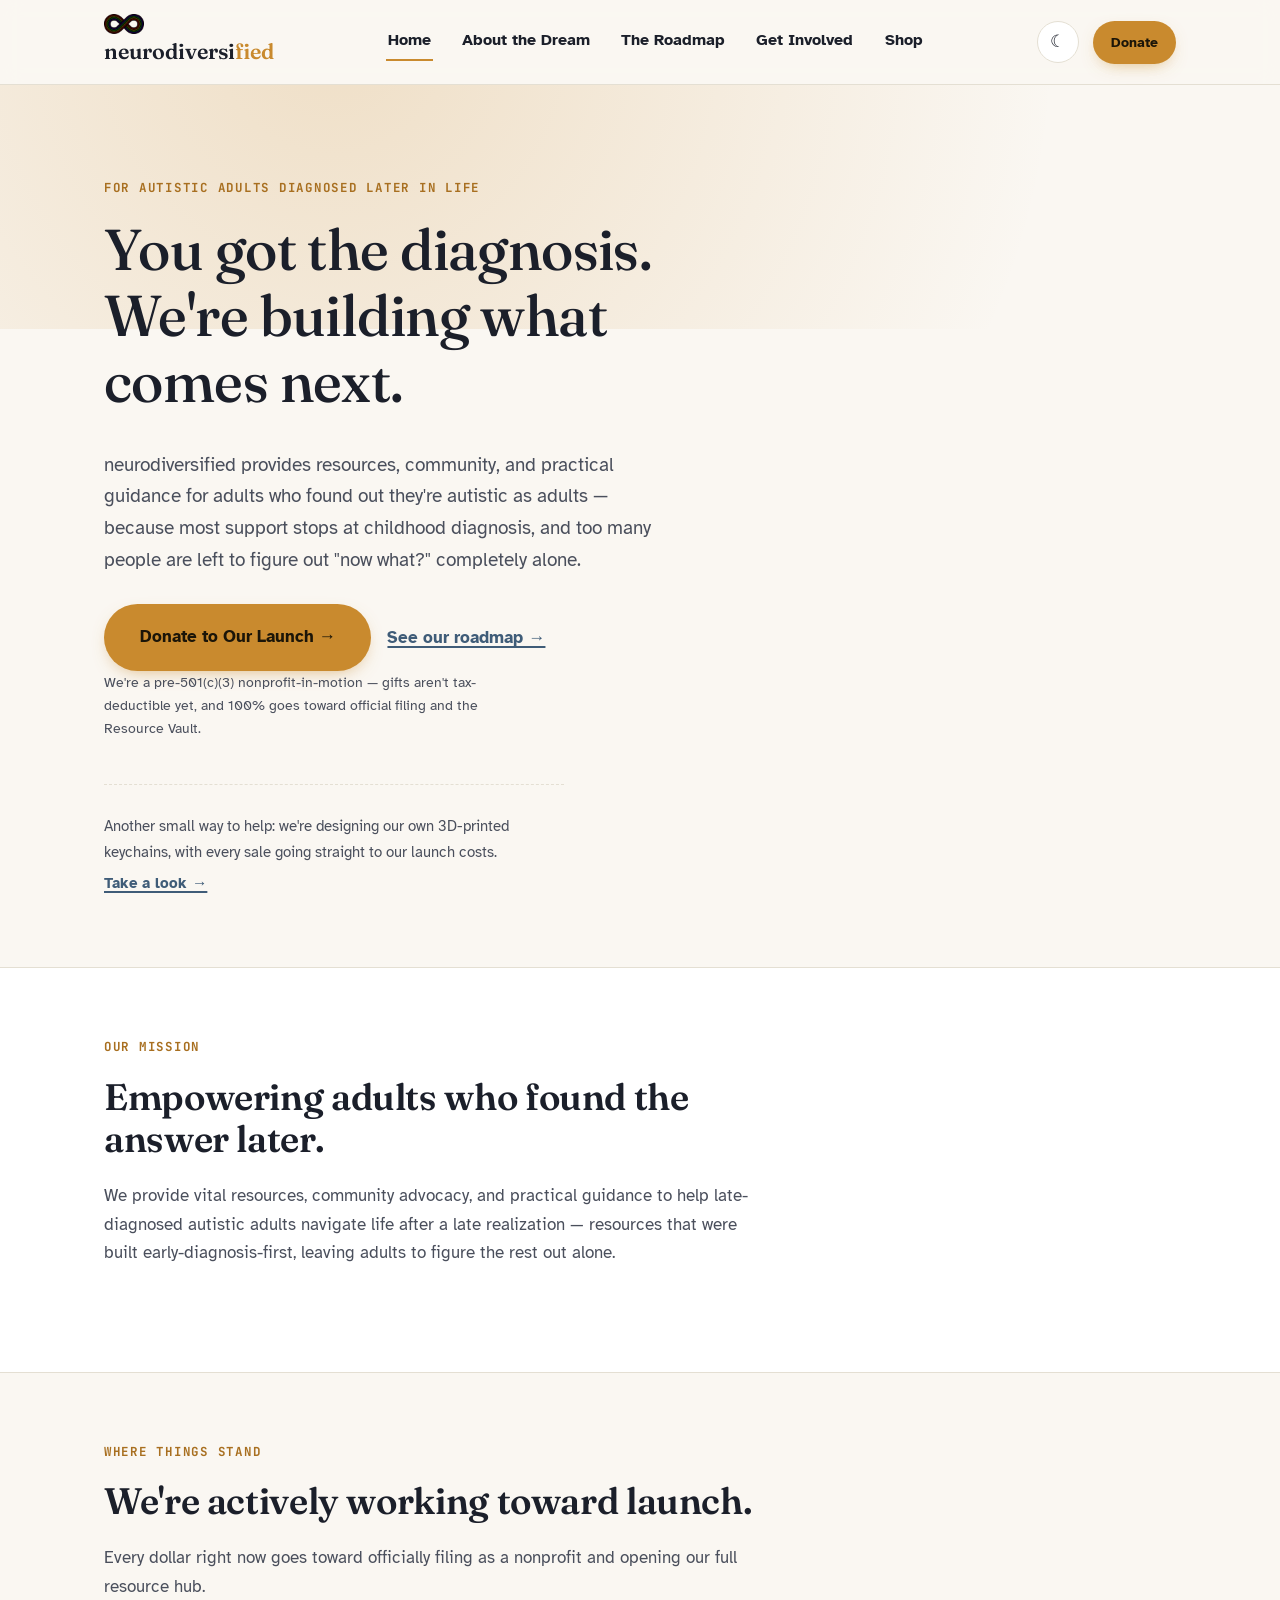
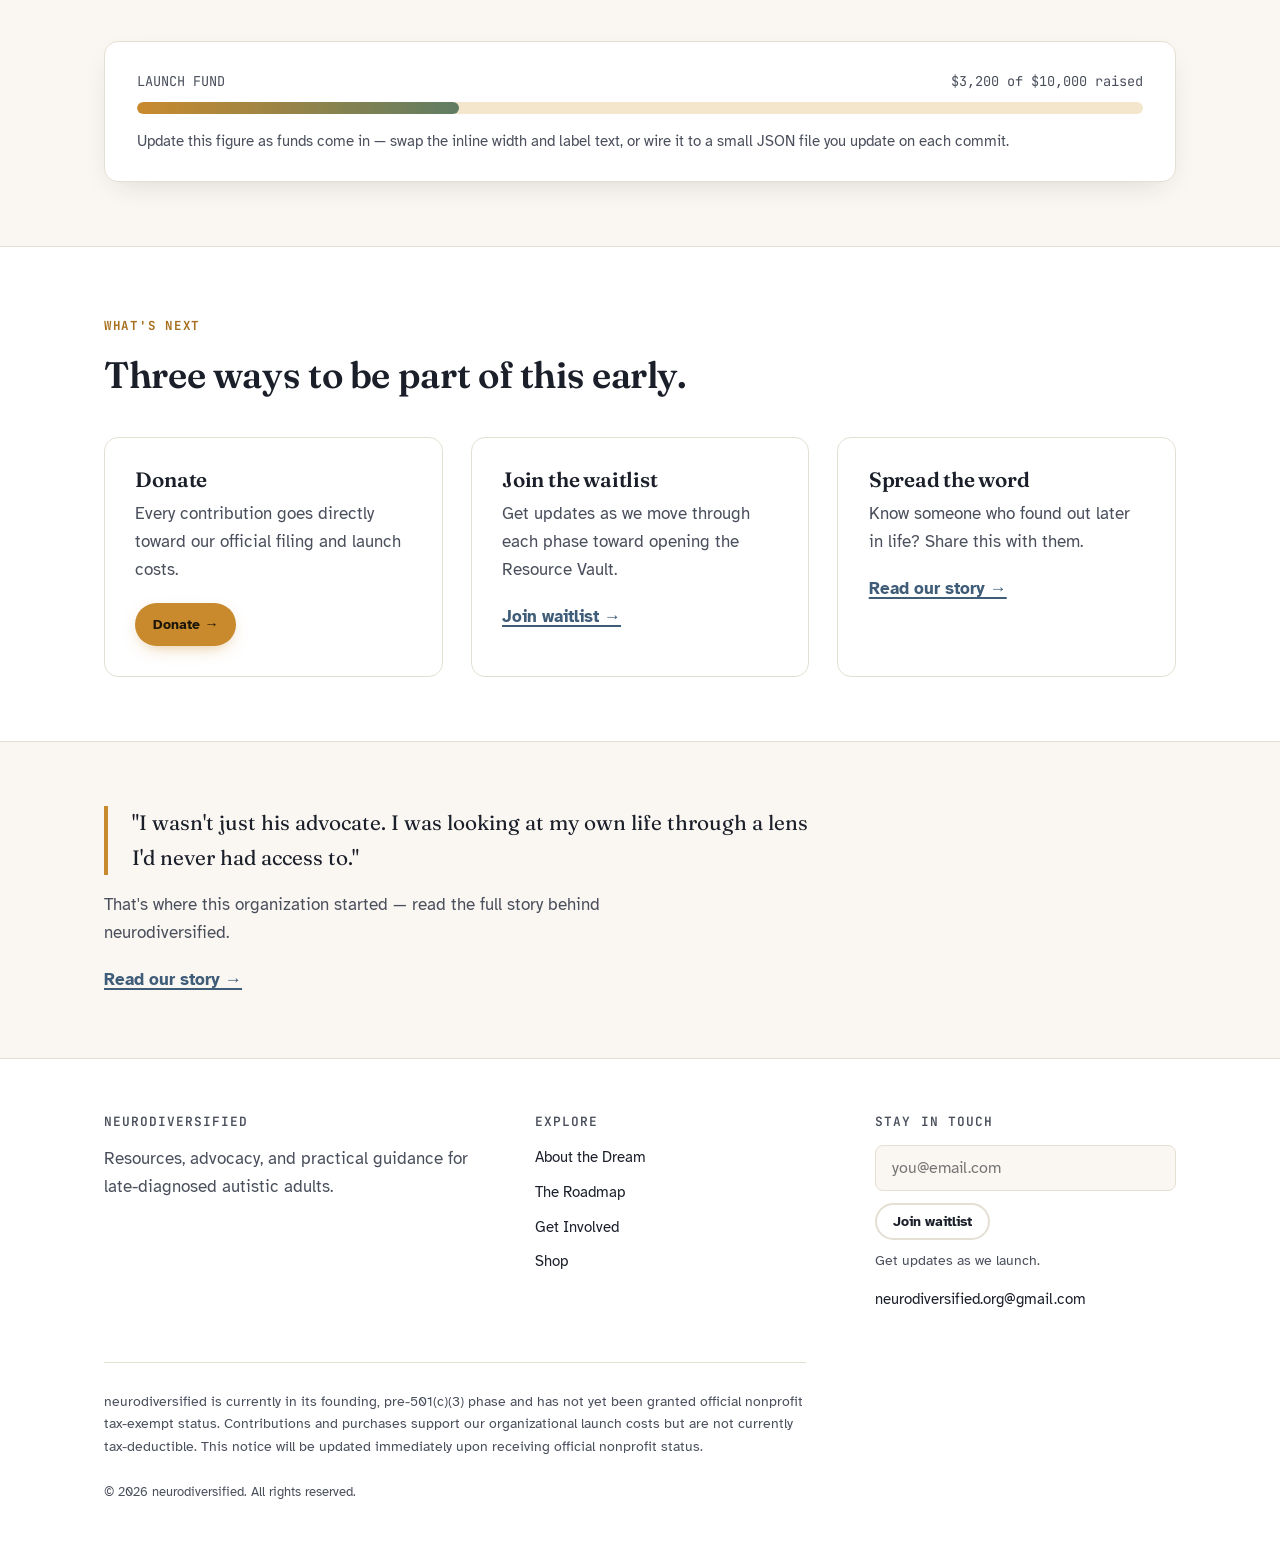
<file: index.html>
<!doctype html>
<html lang="en">
<head>
  <meta charset="UTF-8">
  <meta name="viewport" content="width=device-width, initial-scale=1.0">
  <title>neurodiversified — Support for Late-Diagnosed Autistic Adults</title>
  <meta name="description" content="neurodiversified is a founding-stage nonprofit building resources, community, and practical guidance for adults diagnosed with autism later in life.">
  <script>
    (function () {
      try {
        var t = localStorage.getItem('neurodiversified-theme');
        if (!t) { t = window.matchMedia('(prefers-color-scheme: dark)').matches ? 'dark' : 'light'; }
        if (t === 'dark') { document.documentElement.setAttribute('data-theme', 'dark'); }
      } catch (e) {}
    })();
  </script>
  <link rel="preconnect" href="https://fonts.googleapis.com">
  <link rel="preconnect" href="https://fonts.gstatic.com" crossorigin>
  <link href="https://fonts.googleapis.com/css2?family=Fraunces:opsz,wght@9..144,400;9..144,500;9..144,600&family=Atkinson+Hyperlegible:wght@400;700&family=JetBrains+Mono:wght@500;700&display=swap" rel="stylesheet">
  <link rel="stylesheet" href="styles.css">
  <link rel="icon" type="image/png" href="assets/favicon.png">
</head>
<body>
  <a class="skip-link" href="#main">Skip to content</a>

  <header class="site-header">
    <div class="container">
      <a href="index.html" class="wordmark"><img src="assets/logo-web.png" alt="" width="40" height="20" style="vertical-align:-5px;margin-right:8px;">neurodiversi<span>fied</span></a>
      <button class="nav-toggle" aria-expanded="false" aria-controls="main-nav">
        <span class="visually-hidden">Menu</span>☰
      </button>
      <nav class="main-nav" id="main-nav" aria-label="Primary">
        <a href="index.html" aria-current="page">Home</a>
        <a href="about.html">About the Dream</a>
        <a href="roadmap.html">The Roadmap</a>
        <a href="get-involved.html">Get Involved</a>
        <a href="shop.html">Shop</a>
      </nav>
      <div class="header-actions">
        <button class="theme-toggle" aria-pressed="false" aria-label="Toggle dark mode">☾</button>
        <a href="#" data-donate-link class="btn btn-primary btn-small">Donate</a>
      </div>
    </div>
  </header>

  <main id="main">
    <section class="hero">
      <div class="container hero-grid">
        <div>
          <span class="eyebrow">For autistic adults diagnosed later in life</span>
          <h1>You got the diagnosis. We're building what comes next.</h1>
          <p class="hero-sub">neurodiversified provides resources, community, and practical guidance for adults who found out they're autistic as adults — because most support stops at childhood diagnosis, and too many people are left to figure out "now what?" completely alone.</p>
          <div class="hero-ctas">
            <a href="#" data-donate-link class="btn btn-primary btn-large">Donate to Our Launch →</a>
            <a href="roadmap.html" class="text-link">See our roadmap →</a>
          </div>
          <p class="donate-note">We're a pre-501(c)(3) nonprofit-in-motion — gifts aren't tax-deductible yet, and 100% goes toward official filing and the Resource Vault.</p>
          <div class="hero-mention">
            <p>Another small way to help: we're designing our own 3D-printed keychains, with every sale going straight to our launch costs.</p>
            <a href="shop.html" class="text-link">Take a look →</a>
          </div>
        </div>
      </div>
    </section>

    <section class="section-alt" data-reveal>
      <div class="container">
        <div class="section-head">
          <span class="eyebrow">Our mission</span>
          <h2>Empowering adults who found the answer later.</h2>
          <p>We provide vital resources, community advocacy, and practical guidance to help late-diagnosed autistic adults navigate life after a late realization — resources that were built early-diagnosis-first, leaving adults to figure the rest out alone.</p>
        </div>
      </div>
    </section>

    <section data-reveal>
      <div class="container">
        <div class="section-head">
          <span class="eyebrow">Where things stand</span>
          <h2>We're actively working toward launch.</h2>
          <p>Every dollar right now goes toward officially filing as a nonprofit and opening our full resource hub.</p>
        </div>
        <div class="progress-card">
          <div class="progress-labels">
            <span>LAUNCH FUND</span>
            <span>$3,200 of $10,000 raised</span>
          </div>
          <div class="progress-track" role="img" aria-label="32 percent of launch fund goal raised">
            <div class="progress-fill" style="width: 32%;"></div>
          </div>
          <p class="progress-note">Update this figure as funds come in — swap the inline width and label text, or wire it to a small JSON file you update on each commit.</p>
        </div>
      </div>
    </section>

    <section class="section-alt" data-reveal>
      <div class="container">
        <div class="section-head">
          <span class="eyebrow">What's next</span>
          <h2>Three ways to be part of this early.</h2>
        </div>
        <div class="grid grid-3">
          <div class="card card-donate">
            <h3>Donate</h3>
            <p>Every contribution goes directly toward our official filing and launch costs.</p>
            <a href="#" data-donate-link class="btn btn-primary btn-small">Donate →</a>
          </div>
          <div class="card">
            <h3>Join the waitlist</h3>
            <p>Get updates as we move through each phase toward opening the Resource Vault.</p>
            <a href="get-involved.html#waitlist" class="text-link">Join waitlist →</a>
          </div>
          <div class="card">
            <h3>Spread the word</h3>
            <p>Know someone who found out later in life? Share this with them.</p>
            <a href="about.html" class="text-link">Read our story →</a>
          </div>
        </div>
      </div>
    </section>

    <section data-reveal>
      <div class="container">
        <blockquote class="pull-quote">
          "I wasn't just his advocate. I was looking at my own life through a lens I'd never had access to."
        </blockquote>
        <p style="max-width: 46ch;">That's where this organization started — read the full story behind neurodiversified.</p>
        <a href="about.html" class="text-link">Read our story →</a>
      </div>
    </section>
  </main>

  <footer class="site-footer">
    <div class="container">
      <div class="footer-grid">
        <div>
          <h4>neurodiversified</h4>
          <p>Resources, advocacy, and practical guidance for late-diagnosed autistic adults.</p>
        </div>
        <div>
          <h4>Explore</h4>
          <a href="about.html">About the Dream</a>
          <a href="roadmap.html">The Roadmap</a>
          <a href="get-involved.html">Get Involved</a>
          <a href="shop.html">Shop</a>
        </div>
        <div>
          <h4>Stay in touch</h4>
          <form data-newsletter-form action="https://api.web3forms.com/submit" method="POST">
              <input type="hidden" name="access_key" value="REPLACE-WITH-YOUR-WEB3FORMS-ACCESS-KEY">
            <label for="footer-email" class="visually-hidden">Email address</label>
            <div class="stack-form">
              <input type="email" id="footer-email" name="email" placeholder="you@email.com" required>
              <button type="submit" class="btn btn-secondary btn-small">Join waitlist</button>
            </div>
            <p class="form-note" data-form-status>Get updates as we launch.</p>
          </form>
          <a href="mailto:neurodiversified.org@gmail.com" style="margin-top:0.9rem;">neurodiversified.org@gmail.com</a>
        </div>
      </div>
      <p class="legal-disclaimer">neurodiversified is currently in its founding, pre-501(c)(3) phase and has not yet been granted official nonprofit tax-exempt status. Contributions and purchases support our organizational launch costs but are not currently tax-deductible. This notice will be updated immediately upon receiving official nonprofit status.</p>
      <p class="footer-bottom">© 2026 neurodiversified. All rights reserved.</p>
    </div>
  </footer>

  <script src="script.js"></script>
  <div class="mobile-donate-bar">
    <a href="#" data-donate-link class="btn btn-primary">Donate to Our Launch →</a>
  </div>

</body>
</html>
</file>
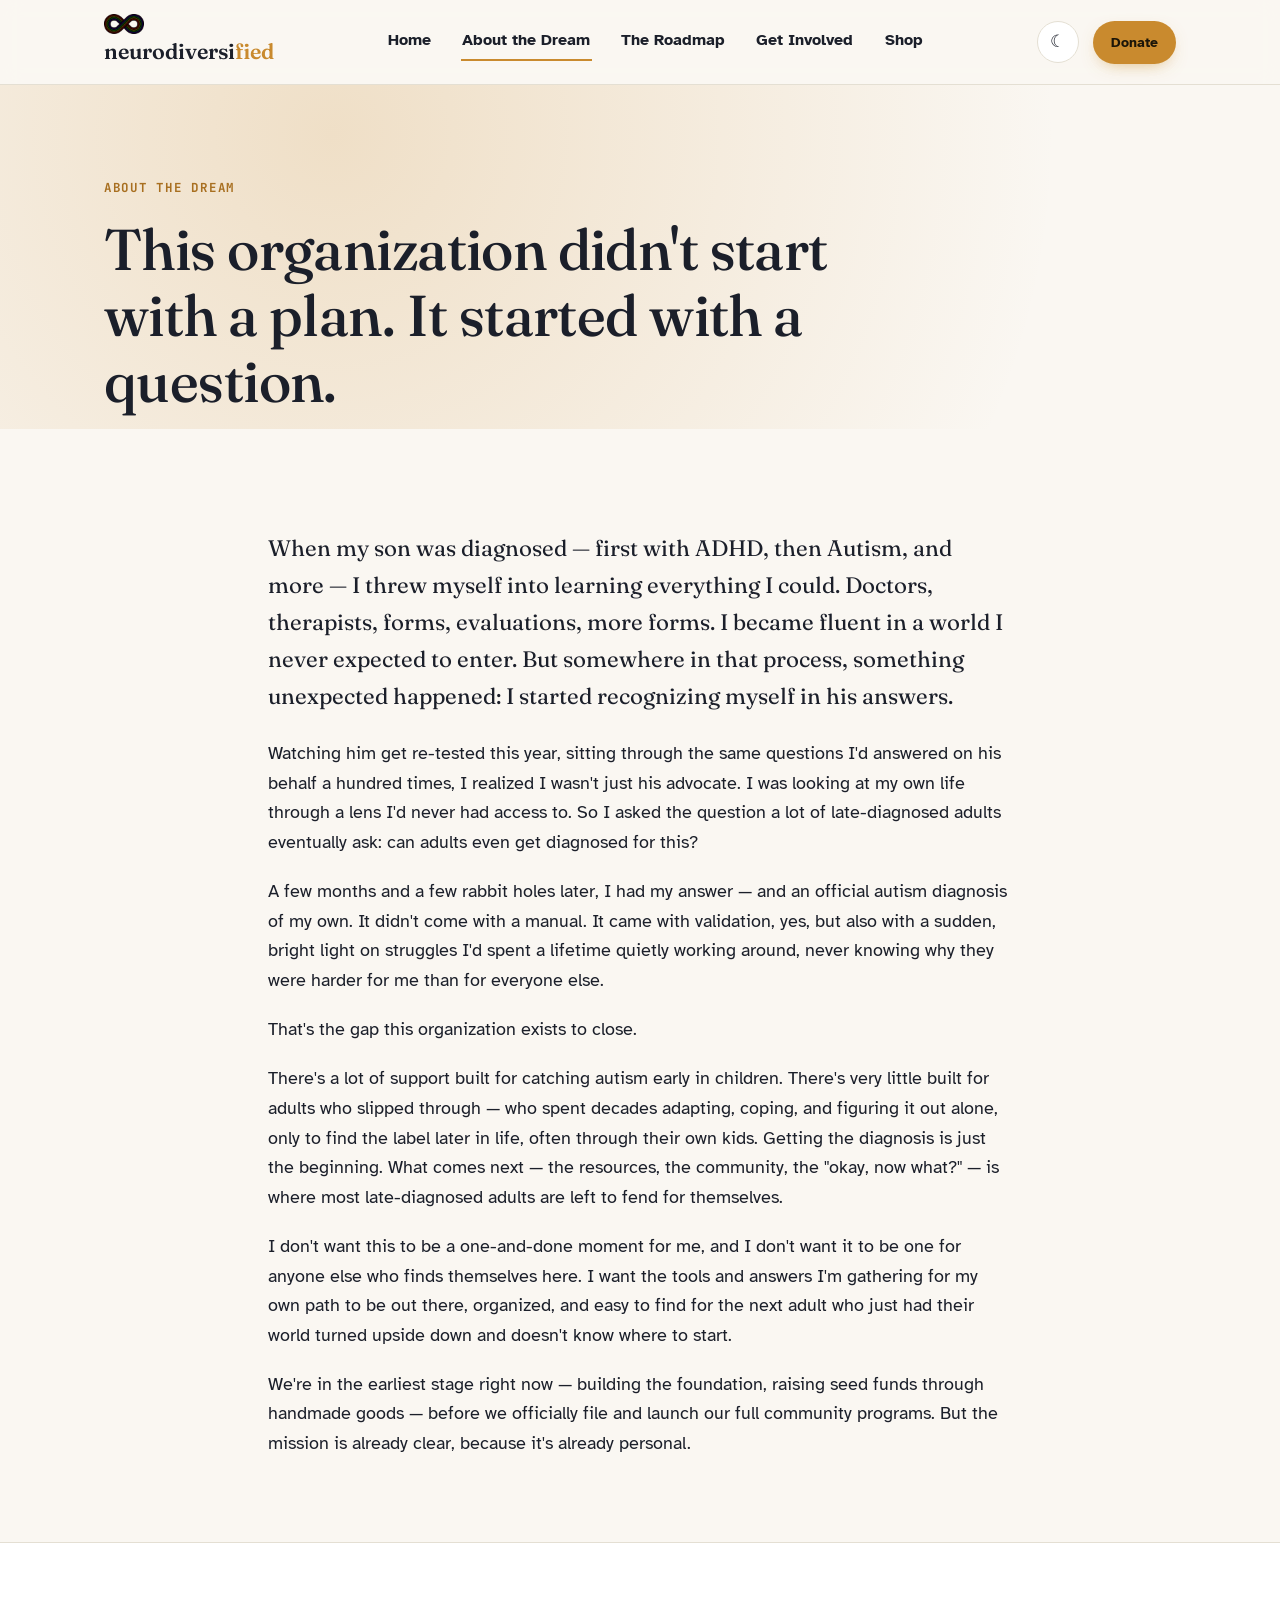
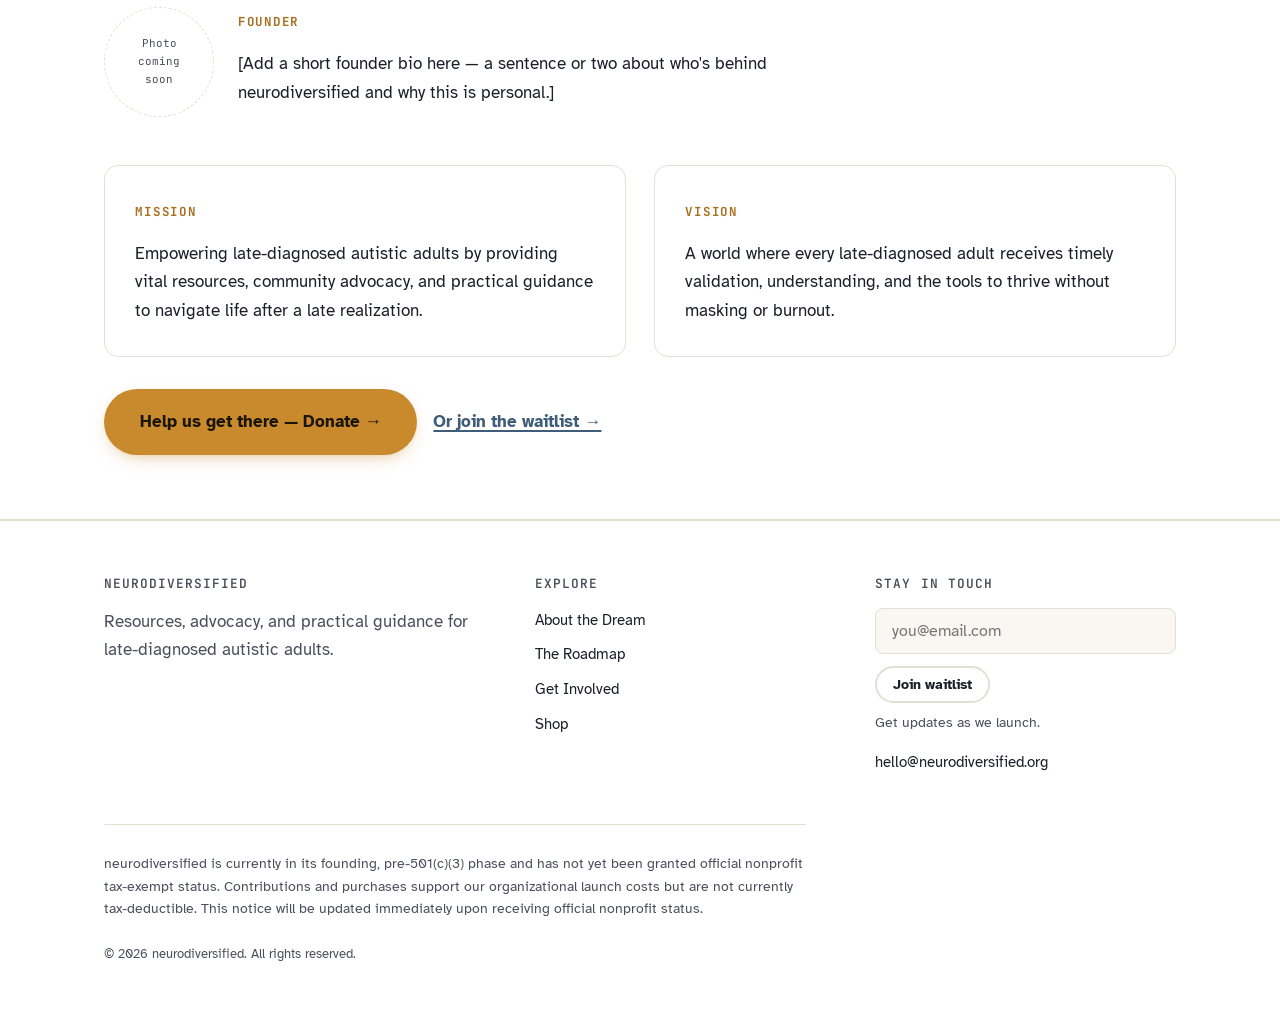
<file: about.html>
<!doctype html>
<html lang="en">
<head>
  <meta charset="UTF-8">
  <meta name="viewport" content="width=device-width, initial-scale=1.0">
  <title>About the Dream — neurodiversified</title>
  <meta name="description" content="The story behind neurodiversified — why it started, and what it's building toward.">
  <script>
    (function () {
      try {
        var t = localStorage.getItem('neurodiversified-theme');
        if (!t) { t = window.matchMedia('(prefers-color-scheme: dark)').matches ? 'dark' : 'light'; }
        if (t === 'dark') { document.documentElement.setAttribute('data-theme', 'dark'); }
      } catch (e) {}
    })();
  </script>
  <link rel="preconnect" href="https://fonts.googleapis.com">
  <link rel="preconnect" href="https://fonts.gstatic.com" crossorigin>
  <link href="https://fonts.googleapis.com/css2?family=Fraunces:opsz,wght@9..144,400;9..144,500;9..144,600&family=Atkinson+Hyperlegible:wght@400;700&family=JetBrains+Mono:wght@500;700&display=swap" rel="stylesheet">
  <link rel="stylesheet" href="styles.css">
  <link rel="icon" type="image/png" href="assets/favicon.png">
</head>
<body>
  <a class="skip-link" href="#main">Skip to content</a>

  <header class="site-header">
    <div class="container">
      <a href="index.html" class="wordmark"><img src="assets/logo-web.png" alt="" width="40" height="20" style="vertical-align:-5px;margin-right:8px;">neurodiversi<span>fied</span></a>
      <button class="nav-toggle" aria-expanded="false" aria-controls="main-nav">
        <span class="visually-hidden">Menu</span>☰
      </button>
      <nav class="main-nav" id="main-nav" aria-label="Primary">
        <a href="index.html">Home</a>
        <a href="about.html" aria-current="page">About the Dream</a>
        <a href="roadmap.html">The Roadmap</a>
        <a href="get-involved.html">Get Involved</a>
        <a href="shop.html">Shop</a>
      </nav>
      <div class="header-actions">
        <button class="theme-toggle" aria-pressed="false" aria-label="Toggle dark mode">☾</button>
        <a href="#" data-donate-link class="btn btn-primary btn-small">Donate</a>
      </div>
    </div>
  </header>

  <main id="main">
    <section class="hero" style="padding-bottom: 1rem;">
      <div class="container">
        <span class="eyebrow">About the dream</span>
        <h1 style="max-width: 20ch;">This organization didn't start with a plan. It started with a question.</h1>
      </div>
    </section>

    <section>
      <div class="container">
        <div class="story" data-reveal>
          <p>When my son was diagnosed — first with ADHD, then Autism, and more — I threw myself into learning everything I could. Doctors, therapists, forms, evaluations, more forms. I became fluent in a world I never expected to enter. But somewhere in that process, something unexpected happened: I started recognizing myself in his answers.</p>

          <p>Watching him get re-tested this year, sitting through the same questions I'd answered on his behalf a hundred times, I realized I wasn't just his advocate. I was looking at my own life through a lens I'd never had access to. So I asked the question a lot of late-diagnosed adults eventually ask: can adults even get diagnosed for this?</p>

          <p>A few months and a few rabbit holes later, I had my answer — and an official autism diagnosis of my own. It didn't come with a manual. It came with validation, yes, but also with a sudden, bright light on struggles I'd spent a lifetime quietly working around, never knowing why they were harder for me than for everyone else.</p>

          <p>That's the gap this organization exists to close.</p>

          <p>There's a lot of support built for catching autism early in children. There's very little built for adults who slipped through — who spent decades adapting, coping, and figuring it out alone, only to find the label later in life, often through their own kids. Getting the diagnosis is just the beginning. What comes next — the resources, the community, the "okay, now what?" — is where most late-diagnosed adults are left to fend for themselves.</p>

          <p>I don't want this to be a one-and-done moment for me, and I don't want it to be one for anyone else who finds themselves here. I want the tools and answers I'm gathering for my own path to be out there, organized, and easy to find for the next adult who just had their world turned upside down and doesn't know where to start.</p>

          <p>We're in the earliest stage right now — building the foundation, raising seed funds through handmade goods — before we officially file and launch our full community programs. But the mission is already clear, because it's already personal.</p>
        </div>
      </div>
    </section>

    <section class="section-alt" data-reveal>
      <div class="container">
        <div class="bio-block" data-reveal style="margin-bottom: 2.5rem;">
          <div class="bio-photo-placeholder" aria-hidden="true">Photo<br>coming<br>soon</div>
          <div>
            <span class="eyebrow">Founder</span>
            <!-- Swap this paragraph for a couple of real sentences once you're ready — who you are, and why you're the one building this. -->
            <p style="color: var(--color-text); max-width: 52ch;">[Add a short founder bio here — a sentence or two about who's behind neurodiversified and why this is personal.]</p>
          </div>
        </div>
        <div class="grid grid-2">
          <div class="card">
            <span class="eyebrow">Mission</span>
            <p style="color: var(--color-text); font-size: 1.08rem;">Empowering late-diagnosed autistic adults by providing vital resources, community advocacy, and practical guidance to navigate life after a late realization.</p>
          </div>
          <div class="card">
            <span class="eyebrow">Vision</span>
            <p style="color: var(--color-text); font-size: 1.08rem;">A world where every late-diagnosed adult receives timely validation, understanding, and the tools to thrive without masking or burnout.</p>
          </div>
        </div>
        <div class="hero-ctas" style="margin-top: 2rem;">
          <a href="#" data-donate-link class="btn btn-primary btn-large">Help us get there — Donate →</a>
          <a href="get-involved.html#waitlist" class="text-link">Or join the waitlist →</a>
        </div>
      </div>
    </section>
  </main>

  <footer class="site-footer">
    <div class="container">
      <div class="footer-grid">
        <div>
          <h4>neurodiversified</h4>
          <p>Resources, advocacy, and practical guidance for late-diagnosed autistic adults.</p>
        </div>
        <div>
          <h4>Explore</h4>
          <a href="about.html">About the Dream</a>
          <a href="roadmap.html">The Roadmap</a>
          <a href="get-involved.html">Get Involved</a>
          <a href="shop.html">Shop</a>
        </div>
        <div>
          <h4>Stay in touch</h4>
          <form data-newsletter-form action="https://api.web3forms.com/submit" method="POST">
              <input type="hidden" name="access_key" value="REPLACE-WITH-YOUR-WEB3FORMS-ACCESS-KEY">
            <label for="footer-email" class="visually-hidden">Email address</label>
            <div class="stack-form">
              <input type="email" id="footer-email" name="email" placeholder="you@email.com" required>
              <button type="submit" class="btn btn-secondary btn-small">Join waitlist</button>
            </div>
            <p class="form-note" data-form-status>Get updates as we launch.</p>
          </form>
          <a href="mailto:hello@neurodiversified.org" style="margin-top:0.9rem;">hello@neurodiversified.org</a>
        </div>
      </div>
      <p class="legal-disclaimer">neurodiversified is currently in its founding, pre-501(c)(3) phase and has not yet been granted official nonprofit tax-exempt status. Contributions and purchases support our organizational launch costs but are not currently tax-deductible. This notice will be updated immediately upon receiving official nonprofit status.</p>
      <p class="footer-bottom">© 2026 neurodiversified. All rights reserved.</p>
    </div>
  </footer>

  <script src="script.js"></script>
  <div class="mobile-donate-bar">
    <a href="#" data-donate-link class="btn btn-primary">Donate to Our Launch →</a>
  </div>

</body>
</html>
</file>
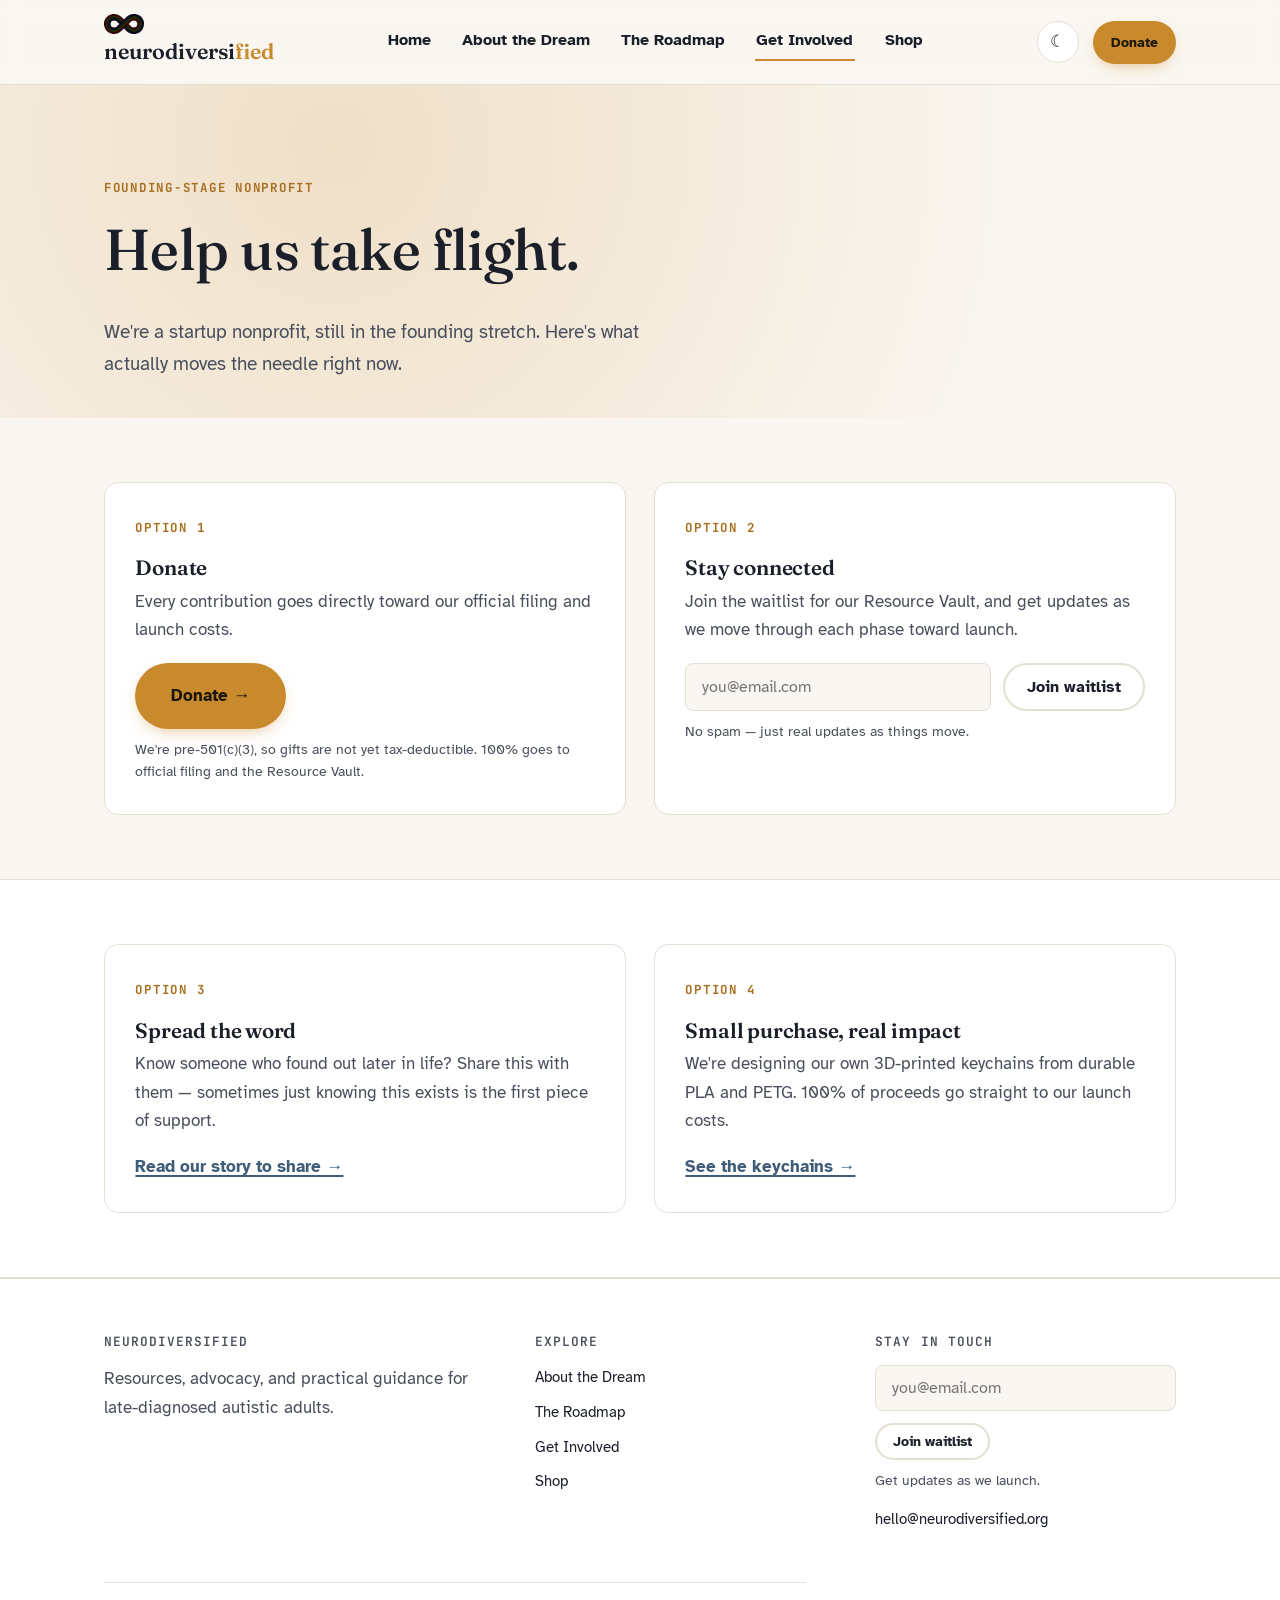
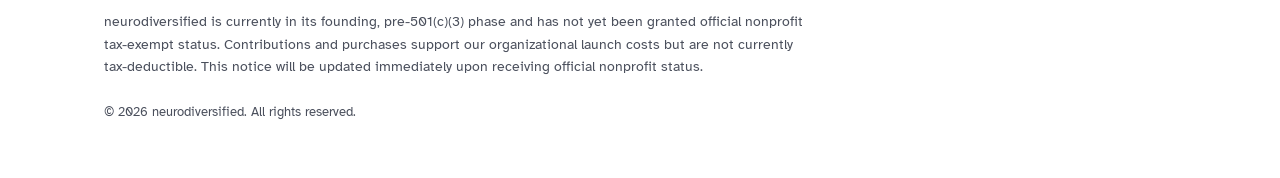
<file: get-involved.html>
<!doctype html>
<html lang="en">
<head>
  <meta charset="UTF-8">
  <meta name="viewport" content="width=device-width, initial-scale=1.0">
  <title>Get Involved — neurodiversified</title>
  <meta name="description" content="Donate, join the waitlist, or spread the word — real ways to help neurodiversified reach launch.">
  <script>
    (function () {
      try {
        var t = localStorage.getItem('neurodiversified-theme');
        if (!t) { t = window.matchMedia('(prefers-color-scheme: dark)').matches ? 'dark' : 'light'; }
        if (t === 'dark') { document.documentElement.setAttribute('data-theme', 'dark'); }
      } catch (e) {}
    })();
  </script>
  <link rel="preconnect" href="https://fonts.googleapis.com">
  <link rel="preconnect" href="https://fonts.gstatic.com" crossorigin>
  <link href="https://fonts.googleapis.com/css2?family=Fraunces:opsz,wght@9..144,400;9..144,500;9..144,600&family=Atkinson+Hyperlegible:wght@400;700&family=JetBrains+Mono:wght@500;700&display=swap" rel="stylesheet">
  <link rel="stylesheet" href="styles.css">
  <link rel="icon" type="image/png" href="assets/favicon.png">
</head>
<body>
  <a class="skip-link" href="#main">Skip to content</a>

  <header class="site-header">
    <div class="container">
      <a href="index.html" class="wordmark"><img src="assets/logo-web.png" alt="" width="40" height="20" style="vertical-align:-5px;margin-right:8px;">neurodiversi<span>fied</span></a>
      <button class="nav-toggle" aria-expanded="false" aria-controls="main-nav">
        <span class="visually-hidden">Menu</span>☰
      </button>
      <nav class="main-nav" id="main-nav" aria-label="Primary">
        <a href="index.html">Home</a>
        <a href="about.html">About the Dream</a>
        <a href="roadmap.html">The Roadmap</a>
        <a href="get-involved.html" aria-current="page">Get Involved</a>
        <a href="shop.html">Shop</a>
      </nav>
      <div class="header-actions">
        <button class="theme-toggle" aria-pressed="false" aria-label="Toggle dark mode">☾</button>
        <a href="#" data-donate-link class="btn btn-primary btn-small">Donate</a>
      </div>
    </div>
  </header>

  <main id="main">
    <section class="hero" style="padding-bottom: 1rem;">
      <div class="container">
        <span class="eyebrow">Founding-stage nonprofit</span>
        <h1 style="max-width: 16ch;">Help us take flight.</h1>
        <p class="hero-sub">We're a startup nonprofit, still in the founding stretch. Here's what actually moves the needle right now.</p>
      </div>
    </section>

    <section id="donate" data-reveal>
      <div class="container">
        <div class="grid grid-2">
          <div class="card card-donate">
            <span class="eyebrow">Option 1</span>
            <h3>Donate</h3>
            <p>Every contribution goes directly toward our official filing and launch costs.</p>
            <!--
              DONATE_URL is set once in script.js — this link (and every
              other data-donate-link on the site) picks it up automatically.
              No need to edit this href directly.
            -->
            <a href="#" data-donate-link class="btn btn-primary btn-large">Donate →</a>
            <p class="form-note">We're pre-501(c)(3), so gifts are not yet tax-deductible. 100% goes to official filing and the Resource Vault.</p>
          </div>
          <div class="card" id="waitlist">
            <span class="eyebrow">Option 2</span>
            <h3>Stay connected</h3>
            <p>Join the waitlist for our Resource Vault, and get updates as we move through each phase toward launch.</p>
            <form data-newsletter-form action="https://api.web3forms.com/submit" method="POST">
              <input type="hidden" name="access_key" value="REPLACE-WITH-YOUR-WEB3FORMS-ACCESS-KEY">
              <label for="involved-email" class="visually-hidden">Email address</label>
              <div class="stack-form">
                <input type="email" id="involved-email" name="email" placeholder="you@email.com" required>
                <button type="submit" class="btn btn-secondary">Join waitlist</button>
              </div>
              <p class="form-note" data-form-status>No spam — just real updates as things move.</p>
            </form>
          </div>
        </div>
      </div>
    </section>

    <section class="section-alt" data-reveal>
      <div class="container">
        <div class="grid grid-2">
          <div class="card">
            <span class="eyebrow">Option 3</span>
            <h3>Spread the word</h3>
            <p>Know someone who found out later in life? Share this with them — sometimes just knowing this exists is the first piece of support.</p>
            <a href="about.html" class="text-link">Read our story to share →</a>
          </div>
          <div class="card">
            <span class="eyebrow">Option 4</span>
            <h3>Small purchase, real impact</h3>
            <p>We're designing our own 3D-printed keychains from durable PLA and PETG. 100% of proceeds go straight to our launch costs.</p>
            <a href="shop.html" class="text-link">See the keychains →</a>
          </div>
        </div>
      </div>
    </section>
  </main>

  <footer class="site-footer">
    <div class="container">
      <div class="footer-grid">
        <div>
          <h4>neurodiversified</h4>
          <p>Resources, advocacy, and practical guidance for late-diagnosed autistic adults.</p>
        </div>
        <div>
          <h4>Explore</h4>
          <a href="about.html">About the Dream</a>
          <a href="roadmap.html">The Roadmap</a>
          <a href="get-involved.html">Get Involved</a>
          <a href="shop.html">Shop</a>
        </div>
        <div>
          <h4>Stay in touch</h4>
          <form data-newsletter-form action="https://api.web3forms.com/submit" method="POST">
              <input type="hidden" name="access_key" value="REPLACE-WITH-YOUR-WEB3FORMS-ACCESS-KEY">
            <label for="footer-email" class="visually-hidden">Email address</label>
            <div class="stack-form">
              <input type="email" id="footer-email" name="email" placeholder="you@email.com" required>
              <button type="submit" class="btn btn-secondary btn-small">Join waitlist</button>
            </div>
            <p class="form-note" data-form-status>Get updates as we launch.</p>
          </form>
          <a href="mailto:hello@neurodiversified.org" style="margin-top:0.9rem;">hello@neurodiversified.org</a>
        </div>
      </div>
      <p class="legal-disclaimer">neurodiversified is currently in its founding, pre-501(c)(3) phase and has not yet been granted official nonprofit tax-exempt status. Contributions and purchases support our organizational launch costs but are not currently tax-deductible. This notice will be updated immediately upon receiving official nonprofit status.</p>
      <p class="footer-bottom">© 2026 neurodiversified. All rights reserved.</p>
    </div>
  </footer>

  <script src="script.js"></script>
  <div class="mobile-donate-bar">
    <a href="#" data-donate-link class="btn btn-primary">Donate to Our Launch →</a>
  </div>

</body>
</html>
</file>
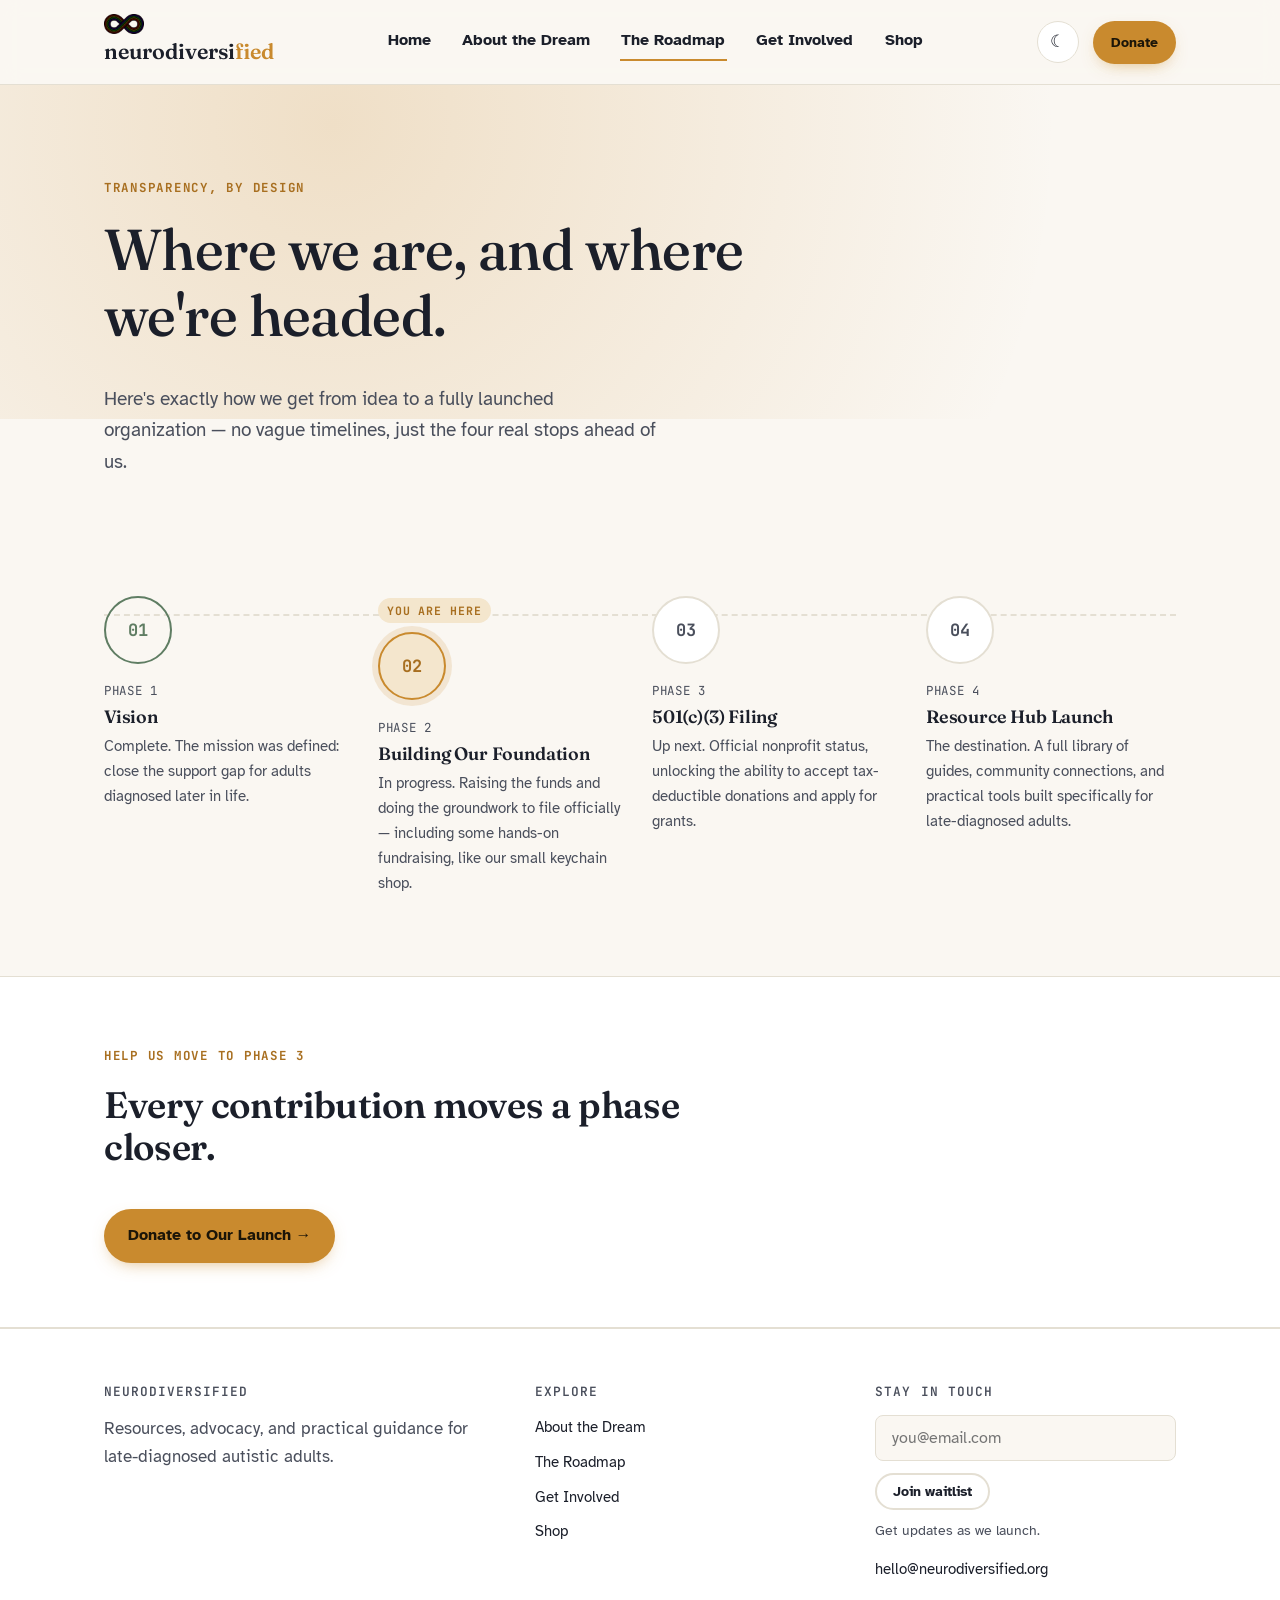
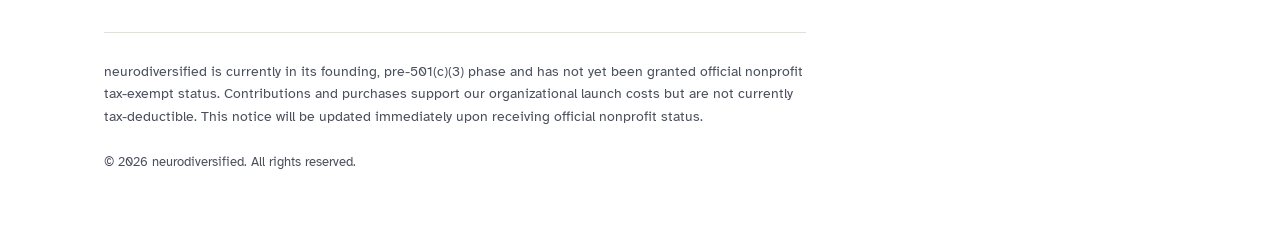
<file: roadmap.html>
<!doctype html>
<html lang="en">
<head>
  <meta charset="UTF-8">
  <meta name="viewport" content="width=device-width, initial-scale=1.0">
  <title>The Roadmap — neurodiversified</title>
  <meta name="description" content="Where neurodiversified is today, and the path from seed funding to a full resource hub for late-diagnosed autistic adults.">
  <script>
    (function () {
      try {
        var t = localStorage.getItem('neurodiversified-theme');
        if (!t) { t = window.matchMedia('(prefers-color-scheme: dark)').matches ? 'dark' : 'light'; }
        if (t === 'dark') { document.documentElement.setAttribute('data-theme', 'dark'); }
      } catch (e) {}
    })();
  </script>
  <link rel="preconnect" href="https://fonts.googleapis.com">
  <link rel="preconnect" href="https://fonts.gstatic.com" crossorigin>
  <link href="https://fonts.googleapis.com/css2?family=Fraunces:opsz,wght@9..144,400;9..144,500;9..144,600&family=Atkinson+Hyperlegible:wght@400;700&family=JetBrains+Mono:wght@500;700&display=swap" rel="stylesheet">
  <link rel="stylesheet" href="styles.css">
  <link rel="icon" type="image/png" href="assets/favicon.png">
</head>
<body>
  <a class="skip-link" href="#main">Skip to content</a>

  <header class="site-header">
    <div class="container">
      <a href="index.html" class="wordmark"><img src="assets/logo-web.png" alt="" width="40" height="20" style="vertical-align:-5px;margin-right:8px;">neurodiversi<span>fied</span></a>
      <button class="nav-toggle" aria-expanded="false" aria-controls="main-nav">
        <span class="visually-hidden">Menu</span>☰
      </button>
      <nav class="main-nav" id="main-nav" aria-label="Primary">
        <a href="index.html">Home</a>
        <a href="about.html">About the Dream</a>
        <a href="roadmap.html" aria-current="page">The Roadmap</a>
        <a href="get-involved.html">Get Involved</a>
        <a href="shop.html">Shop</a>
      </nav>
      <div class="header-actions">
        <button class="theme-toggle" aria-pressed="false" aria-label="Toggle dark mode">☾</button>
        <a href="#" data-donate-link class="btn btn-primary btn-small">Donate</a>
      </div>
    </div>
  </header>

  <main id="main">
    <section class="hero" style="padding-bottom: 1rem;">
      <div class="container">
        <span class="eyebrow">Transparency, by design</span>
        <h1 style="max-width: 18ch;">Where we are, and where we're headed.</h1>
        <p class="hero-sub">Here's exactly how we get from idea to a fully launched organization — no vague timelines, just the four real stops ahead of us.</p>
      </div>
    </section>

    <section>
      <div class="container">
        <div class="runway" data-reveal>
          <div class="runway-line" aria-hidden="true"></div>
          <ol class="runway-stops" style="list-style: none; padding: 0; margin: 0;">
            <li class="stop is-complete">
              <div class="stop-marker" aria-hidden="true">01</div>
              <div class="stop-phase">Phase 1</div>
              <h3>Vision</h3>
              <p>Complete. The mission was defined: close the support gap for adults diagnosed later in life.</p>
            </li>
            <li class="stop is-current">
              <span class="you-are-here">You are here</span>
              <div class="stop-marker" aria-hidden="true">02</div>
              <div class="stop-phase">Phase 2</div>
              <h3>Building Our Foundation</h3>
              <p>In progress. Raising the funds and doing the groundwork to file officially — including some hands-on fundraising, like our small keychain shop.</p>
            </li>
            <li class="stop">
              <div class="stop-marker" aria-hidden="true">03</div>
              <div class="stop-phase">Phase 3</div>
              <h3>501(c)(3) Filing</h3>
              <p>Up next. Official nonprofit status, unlocking the ability to accept tax-deductible donations and apply for grants.</p>
            </li>
            <li class="stop">
              <div class="stop-marker" aria-hidden="true">04</div>
              <div class="stop-phase">Phase 4</div>
              <h3>Resource Hub Launch</h3>
              <p>The destination. A full library of guides, community connections, and practical tools built specifically for late-diagnosed adults.</p>
            </li>
          </ol>
        </div>
      </div>
    </section>

    <section class="section-alt" data-reveal>
      <div class="container">
        <div class="section-head">
          <span class="eyebrow">Help us move to phase 3</span>
          <h2>Every contribution moves a phase closer.</h2>
        </div>
        <a href="get-involved.html#donate" class="btn btn-primary">Donate to Our Launch →</a>
      </div>
    </section>
  </main>

  <footer class="site-footer">
    <div class="container">
      <div class="footer-grid">
        <div>
          <h4>neurodiversified</h4>
          <p>Resources, advocacy, and practical guidance for late-diagnosed autistic adults.</p>
        </div>
        <div>
          <h4>Explore</h4>
          <a href="about.html">About the Dream</a>
          <a href="roadmap.html">The Roadmap</a>
          <a href="get-involved.html">Get Involved</a>
          <a href="shop.html">Shop</a>
        </div>
        <div>
          <h4>Stay in touch</h4>
          <form data-newsletter-form action="https://api.web3forms.com/submit" method="POST">
              <input type="hidden" name="access_key" value="REPLACE-WITH-YOUR-WEB3FORMS-ACCESS-KEY">
            <label for="footer-email" class="visually-hidden">Email address</label>
            <div class="stack-form">
              <input type="email" id="footer-email" name="email" placeholder="you@email.com" required>
              <button type="submit" class="btn btn-secondary btn-small">Join waitlist</button>
            </div>
            <p class="form-note" data-form-status>Get updates as we launch.</p>
          </form>
          <a href="mailto:hello@neurodiversified.org" style="margin-top:0.9rem;">hello@neurodiversified.org</a>
        </div>
      </div>
      <p class="legal-disclaimer">neurodiversified is currently in its founding, pre-501(c)(3) phase and has not yet been granted official nonprofit tax-exempt status. Contributions and purchases support our organizational launch costs but are not currently tax-deductible. This notice will be updated immediately upon receiving official nonprofit status.</p>
      <p class="footer-bottom">© 2026 neurodiversified. All rights reserved.</p>
    </div>
  </footer>

  <script src="script.js"></script>
  <div class="mobile-donate-bar">
    <a href="#" data-donate-link class="btn btn-primary">Donate to Our Launch →</a>
  </div>

</body>
</html>
</file>
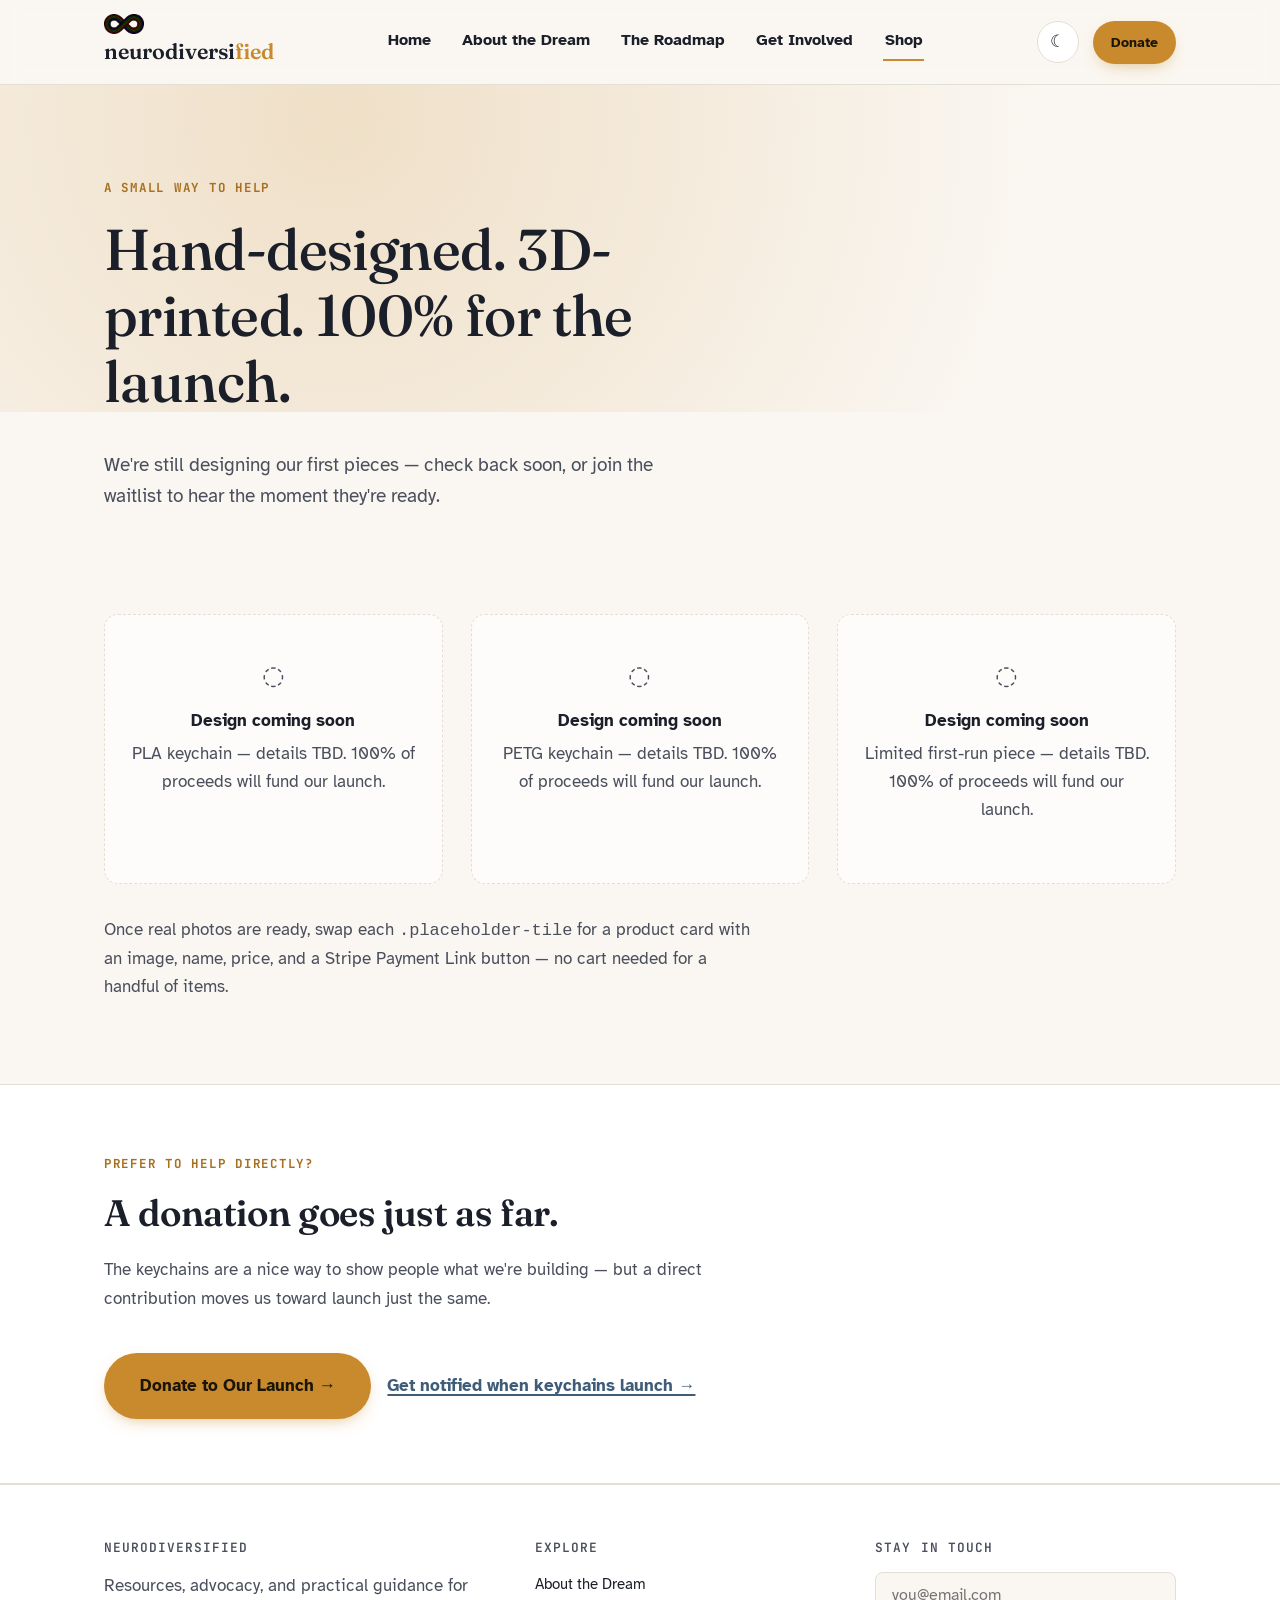
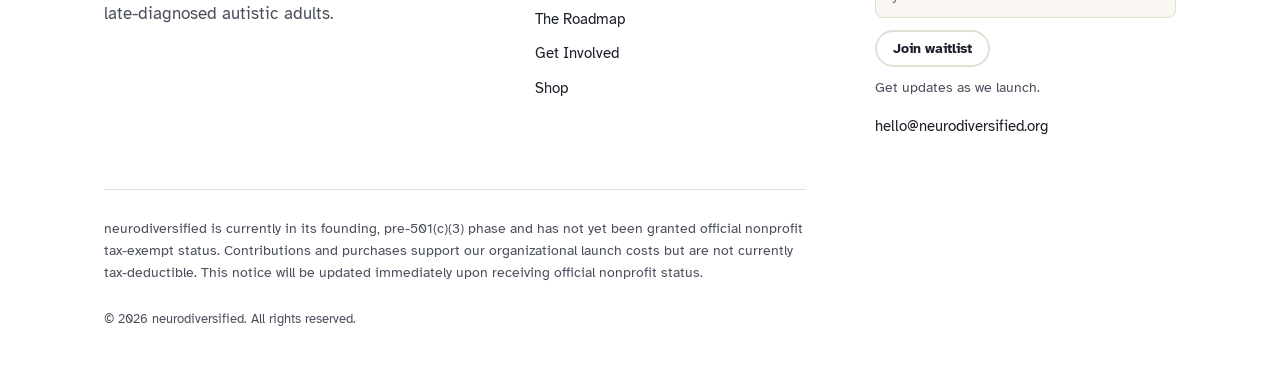
<file: shop.html>
<!doctype html>
<html lang="en">
<head>
  <meta charset="UTF-8">
  <meta name="viewport" content="width=device-width, initial-scale=1.0">
  <title>Shop — neurodiversified</title>
  <meta name="description" content="Hand-designed, 3D-printed keychains — every sale funds neurodiversified's launch.">
  <script>
    (function () {
      try {
        var t = localStorage.getItem('neurodiversified-theme');
        if (!t) { t = window.matchMedia('(prefers-color-scheme: dark)').matches ? 'dark' : 'light'; }
        if (t === 'dark') { document.documentElement.setAttribute('data-theme', 'dark'); }
      } catch (e) {}
    })();
  </script>
  <link rel="preconnect" href="https://fonts.googleapis.com">
  <link rel="preconnect" href="https://fonts.gstatic.com" crossorigin>
  <link href="https://fonts.googleapis.com/css2?family=Fraunces:opsz,wght@9..144,400;9..144,500;9..144,600&family=Atkinson+Hyperlegible:wght@400;700&family=JetBrains+Mono:wght@500;700&display=swap" rel="stylesheet">
  <link rel="stylesheet" href="styles.css">
  <link rel="icon" type="image/png" href="assets/favicon.png">
</head>
<body>
  <a class="skip-link" href="#main">Skip to content</a>

  <header class="site-header">
    <div class="container">
      <a href="index.html" class="wordmark"><img src="assets/logo-web.png" alt="" width="40" height="20" style="vertical-align:-5px;margin-right:8px;">neurodiversi<span>fied</span></a>
      <button class="nav-toggle" aria-expanded="false" aria-controls="main-nav">
        <span class="visually-hidden">Menu</span>☰
      </button>
      <nav class="main-nav" id="main-nav" aria-label="Primary">
        <a href="index.html">Home</a>
        <a href="about.html">About the Dream</a>
        <a href="roadmap.html">The Roadmap</a>
        <a href="get-involved.html">Get Involved</a>
        <a href="shop.html" aria-current="page">Shop</a>
      </nav>
      <div class="header-actions">
        <button class="theme-toggle" aria-pressed="false" aria-label="Toggle dark mode">☾</button>
        <a href="#" data-donate-link class="btn btn-primary btn-small">Donate</a>
      </div>
    </div>
  </header>

  <main id="main">
    <section class="hero" style="padding-bottom: 1rem;">
      <div class="container">
        <span class="eyebrow">A small way to help</span>
        <h1 style="max-width: 16ch;">Hand-designed. 3D-printed. 100% for the launch.</h1>
        <p class="hero-sub">We're still designing our first pieces — check back soon, or join the waitlist to hear the moment they're ready.</p>
      </div>
    </section>

    <section data-reveal>
      <div class="container">
        <div class="grid grid-3">
          <div class="placeholder-tile">
            <span class="placeholder-icon" aria-hidden="true">◌</span>
            <strong>Design coming soon</strong>
            <p>PLA keychain — details TBD. 100% of proceeds will fund our launch.</p>
          </div>
          <div class="placeholder-tile">
            <span class="placeholder-icon" aria-hidden="true">◌</span>
            <strong>Design coming soon</strong>
            <p>PETG keychain — details TBD. 100% of proceeds will fund our launch.</p>
          </div>
          <div class="placeholder-tile">
            <span class="placeholder-icon" aria-hidden="true">◌</span>
            <strong>Design coming soon</strong>
            <p>Limited first-run piece — details TBD. 100% of proceeds will fund our launch.</p>
          </div>
        </div>
        <p style="margin-top: 2rem; max-width: 60ch;">Once real photos are ready, swap each <code>.placeholder-tile</code> for a product card with an image, name, price, and a Stripe Payment Link button — no cart needed for a handful of items.</p>
      </div>
    </section>

    <section class="section-alt" data-reveal>
      <div class="container">
        <div class="section-head">
          <span class="eyebrow">Prefer to help directly?</span>
          <h2>A donation goes just as far.</h2>
          <p>The keychains are a nice way to show people what we're building — but a direct contribution moves us toward launch just the same.</p>
        </div>
        <div class="hero-ctas">
          <a href="#" data-donate-link class="btn btn-primary btn-large">Donate to Our Launch →</a>
          <a href="get-involved.html#waitlist" class="text-link">Get notified when keychains launch →</a>
        </div>
      </div>
    </section>
  </main>

  <footer class="site-footer">
    <div class="container">
      <div class="footer-grid">
        <div>
          <h4>neurodiversified</h4>
          <p>Resources, advocacy, and practical guidance for late-diagnosed autistic adults.</p>
        </div>
        <div>
          <h4>Explore</h4>
          <a href="about.html">About the Dream</a>
          <a href="roadmap.html">The Roadmap</a>
          <a href="get-involved.html">Get Involved</a>
          <a href="shop.html">Shop</a>
        </div>
        <div>
          <h4>Stay in touch</h4>
          <form data-newsletter-form action="https://api.web3forms.com/submit" method="POST">
              <input type="hidden" name="access_key" value="REPLACE-WITH-YOUR-WEB3FORMS-ACCESS-KEY">
            <label for="footer-email" class="visually-hidden">Email address</label>
            <div class="stack-form">
              <input type="email" id="footer-email" name="email" placeholder="you@email.com" required>
              <button type="submit" class="btn btn-secondary btn-small">Join waitlist</button>
            </div>
            <p class="form-note" data-form-status>Get updates as we launch.</p>
          </form>
          <a href="mailto:hello@neurodiversified.org" style="margin-top:0.9rem;">hello@neurodiversified.org</a>
        </div>
      </div>
      <p class="legal-disclaimer">neurodiversified is currently in its founding, pre-501(c)(3) phase and has not yet been granted official nonprofit tax-exempt status. Contributions and purchases support our organizational launch costs but are not currently tax-deductible. This notice will be updated immediately upon receiving official nonprofit status.</p>
      <p class="footer-bottom">© 2026 neurodiversified. All rights reserved.</p>
    </div>
  </footer>

  <script src="script.js"></script>
  <div class="mobile-donate-bar">
    <a href="#" data-donate-link class="btn btn-primary">Donate to Our Launch →</a>
  </div>

</body>
</html>
</file>
<file: styles.css>
/* ==========================================================================
   neurodiversified.org — Design System
   Signature idea: "Coming Into Focus" — the hero headline resolves from a
   soft blur into sharp clarity on load, echoing the origin story's idea of
   suddenly seeing your own life through a lens you never had before.
   ========================================================================== */

:root {
  /* Color — dawn palette: the idea of a late sunrise, not an early one */
  --color-bg: #faf7f2;
  --color-bg-raised: #ffffff;
  --color-text: #1b1f2a;
  --color-text-soft: #4a4f5c;
  --color-border: #e4dfd3;
  --color-accent: #c98a2e;       /* dawn gold — primary CTA */
  --color-accent-dark: #a86f20;
  --color-accent-soft: #f4e6cd;
  --color-blue: #3f5c78;         /* dusk blue — links, secondary */
  --color-sage: #5f7d63;         /* progress / affirmative */
  --color-sage-soft: #e3ead ;

  --font-display: "Fraunces", Georgia, serif;
  --font-body: "Atkinson Hyperlegible", -apple-system, "Segoe UI", sans-serif;
  --font-mono: "JetBrains Mono", ui-monospace, "SFMono-Regular", monospace;

  --radius: 14px;
  --radius-sm: 8px;
  --max-width: 1120px;
  --shadow: 0 10px 30px -12px rgba(27, 31, 42, 0.18);

  color-scheme: light;
}

html[data-theme="dark"] {
  --color-bg: #12172a;
  --color-bg-raised: #1b2238;
  --color-text: #f2efe9;
  --color-text-soft: #c3c6d4;
  --color-border: #303a56;
  --color-accent: #e3ab55;
  --color-accent-dark: #f0c07c;
  --color-accent-soft: #33291a;
  --color-blue: #9db6d1;
  --color-sage: #93b998;
  --color-sage-soft: #1c2b21;
  color-scheme: dark;
}

* { box-sizing: border-box; }

html { scroll-behavior: smooth; }

@media (prefers-reduced-motion: reduce) {
  html { scroll-behavior: auto; }
  *, *::before, *::after {
    animation-duration: 0.001ms !important;
    animation-iteration-count: 1 !important;
    transition-duration: 0.001ms !important;
  }
}

body {
  margin: 0;
  background: var(--color-bg);
  color: var(--color-text);
  font-family: var(--font-body);
  font-size: 1.0625rem;
  line-height: 1.65;
  -webkit-font-smoothing: antialiased;
  transition: background-color 0.3s ease, color 0.3s ease;
}

img { max-width: 100%; display: block; }

a {
  color: var(--color-blue);
  text-decoration-thickness: 1.5px;
  text-underline-offset: 3px;
}

h1, h2, h3, h4 {
  font-family: var(--font-display);
  font-weight: 600;
  line-height: 1.15;
  margin: 0 0 0.6em;
  letter-spacing: -0.01em;
}

h1 { font-size: clamp(2.4rem, 5vw, 3.6rem); font-weight: 500; }
h2 { font-size: clamp(1.7rem, 3.2vw, 2.3rem); }
h3 { font-size: 1.3rem; }

p { margin: 0 0 1.1em; color: var(--color-text-soft); }

.container {
  max-width: var(--max-width);
  margin: 0 auto;
  padding: 0 1.5rem;
}

/* Visually-hidden utility for accessible labels */
.visually-hidden {
  position: absolute; width: 1px; height: 1px; margin: -1px;
  overflow: hidden; clip: rect(0,0,0,0); white-space: nowrap; border: 0;
}

/* Skip link */
.skip-link {
  position: absolute;
  left: -999px;
  top: 0;
  background: var(--color-accent);
  color: #1b1f2a;
  padding: 0.75rem 1.25rem;
  z-index: 200;
  border-radius: 0 0 8px 0;
  font-weight: 700;
}
.skip-link:focus { left: 0; }

/* Focus visibility everywhere */
a:focus-visible, button:focus-visible, input:focus-visible, textarea:focus-visible {
  outline: 3px solid var(--color-accent);
  outline-offset: 3px;
}

/* ---------------------------------- Header ---------------------------- */

.site-header {
  position: sticky;
  top: 0;
  z-index: 100;
  background: color-mix(in srgb, var(--color-bg) 88%, transparent);
  backdrop-filter: blur(10px);
  border-bottom: 1px solid var(--color-border);
}

.site-header .container {
  display: flex;
  align-items: center;
  justify-content: space-between;
  padding-top: 0.9rem;
  padding-bottom: 0.9rem;
  gap: 1.5rem;
}

.wordmark {
  font-family: var(--font-display);
  font-size: 1.35rem;
  font-weight: 600;
  color: var(--color-text);
  text-decoration: none;
  white-space: nowrap;
}
.wordmark span { color: var(--color-accent); }

.main-nav {
  display: flex;
  align-items: center;
  gap: 1.75rem;
  flex-wrap: wrap;
}

.main-nav a {
  color: var(--color-text);
  text-decoration: none;
  font-size: 0.98rem;
  font-weight: 600;
  padding: 0.3rem 0.1rem;
  border-bottom: 2px solid transparent;
}
.main-nav a:hover,
.main-nav a[aria-current="page"] {
  border-bottom-color: var(--color-accent);
}

.header-actions {
  display: flex;
  align-items: center;
  gap: 0.9rem;
}

.nav-toggle {
  display: none;
  background: none;
  border: 1px solid var(--color-border);
  border-radius: var(--radius-sm);
  padding: 0.4rem 0.6rem;
  cursor: pointer;
}

/* Theme toggle */
.theme-toggle {
  background: var(--color-bg-raised);
  border: 1px solid var(--color-border);
  border-radius: 999px;
  width: 42px;
  height: 42px;
  display: grid;
  place-items: center;
  cursor: pointer;
  color: var(--color-text);
  font-size: 1.05rem;
  line-height: 1;
}
.theme-toggle:hover { border-color: var(--color-accent); }

/* Buttons */
.btn {
  display: inline-flex;
  align-items: center;
  gap: 0.5rem;
  font-family: var(--font-body);
  font-weight: 700;
  font-size: 0.98rem;
  padding: 0.75rem 1.35rem;
  border-radius: 999px;
  text-decoration: none;
  border: 2px solid transparent;
  cursor: pointer;
  transition: transform 0.15s ease, box-shadow 0.15s ease;
}
.btn:hover { transform: translateY(-1px); }

.btn-primary {
  background: var(--color-accent);
  color: #1b1508;
  box-shadow: 0 6px 18px -8px color-mix(in srgb, var(--color-accent) 70%, transparent);
}
.btn-primary:hover { background: var(--color-accent-dark); }

.btn-secondary {
  background: transparent;
  color: var(--color-text);
  border-color: var(--color-border);
}
.btn-secondary:hover { border-color: var(--color-accent); }

.btn-small { padding: 0.5rem 1rem; font-size: 0.88rem; }

.btn-large {
  padding: 1.05rem 2.1rem;
  font-size: 1.08rem;
}

/* Sticky mobile donate bar — hidden on desktop, shown at small widths */
.mobile-donate-bar {
  position: fixed;
  left: 0;
  right: 0;
  bottom: 0;
  z-index: 150;
  background: var(--color-bg-raised);
  border-top: 1px solid var(--color-border);
  padding: 0.65rem 1rem;
  display: none;
  box-shadow: 0 -8px 24px -14px rgba(27, 31, 42, 0.25);
}
.mobile-donate-bar .btn {
  width: 100%;
  justify-content: center;
}

@media (max-width: 640px) {
  .mobile-donate-bar { display: block; }
  body { padding-bottom: 76px; }
}

/* Donate-forward card in the "three ways" grid */
.card-donate {
  border-color: var(--color-accent);
  background: var(--color-accent-soft);
}
.card-donate h3 { color: var(--color-text); }

/* Founder pull-quote */
.pull-quote {
  border-left: 4px solid var(--color-accent);
  padding-left: 1.5rem;
  margin: 0 0 1rem;
  font-family: var(--font-display);
  font-size: 1.3rem;
  color: var(--color-text);
  max-width: 56ch;
}

/* Bio photo placeholder (About page) */
.bio-block {
  display: flex;
  gap: 1.5rem;
  align-items: flex-start;
  flex-wrap: wrap;
}
.bio-photo-placeholder {
  width: 110px;
  height: 110px;
  border-radius: 50%;
  border: 1.5px dashed var(--color-border);
  display: grid;
  place-items: center;
  text-align: center;
  color: var(--color-text-soft);
  font-family: var(--font-mono);
  font-size: 0.68rem;
  flex-shrink: 0;
  padding: 0.5rem;
}

.donate-note {
  font-size: 0.88rem;
  color: var(--color-text-soft);
  max-width: 46ch;
}

.text-link {
  font-weight: 700;
  color: var(--color-blue);
}

/* ---------------------------------- Hero ------------------------------- */

.hero {
  padding: 5.5rem 0 4.5rem;
  position: relative;
  overflow: hidden;
}

.hero::before {
  content: "";
  position: absolute;
  inset: -20% -10% auto -10%;
  height: 420px;
  background: radial-gradient(circle at 30% 30%, color-mix(in srgb, var(--color-accent) 22%, transparent), transparent 65%);
  pointer-events: none;
  z-index: -1;
}

.eyebrow {
  font-family: var(--font-mono);
  text-transform: uppercase;
  letter-spacing: 0.14em;
  font-size: 0.78rem;
  font-weight: 700;
  color: var(--color-accent-dark);
  margin-bottom: 1.1rem;
  display: inline-block;
}

.hero-grid {
  display: grid;
  gap: 3rem;
}

.hero h1 {
  /* Signature "coming into focus" effect */
  filter: blur(9px);
  opacity: 0;
  animation: focus-in 1.1s cubic-bezier(0.22, 1, 0.36, 1) forwards;
  animation-delay: 0.15s;
  max-width: 16ch;
}

@keyframes focus-in {
  to { filter: blur(0); opacity: 1; }
}

@media (prefers-reduced-motion: reduce) {
  .hero h1 { filter: none; opacity: 1; animation: none; }
}

.hero-sub {
  font-size: 1.2rem;
  max-width: 46ch;
  color: var(--color-text-soft);
}

.hero-ctas {
  display: flex;
  gap: 1rem;
  flex-wrap: wrap;
  align-items: center;
  margin-top: 1.75rem;
}

.hero-mention {
  margin-top: 2.75rem;
  padding-top: 1.75rem;
  border-top: 1px dashed var(--color-border);
  font-size: 0.96rem;
  max-width: 46ch;
}
.hero-mention p { margin-bottom: 0.4em; }

/* ---------------------------------- Sections --------------------------- */

section { padding: 4rem 0; }
.section-alt { background: var(--color-bg-raised); border-top: 1px solid var(--color-border); border-bottom: 1px solid var(--color-border); }

.section-head { max-width: 60ch; margin-bottom: 2.5rem; }
.section-head p { font-size: 1.08rem; }

/* Reveal-on-scroll (lightweight, no external library) */
[data-reveal] {
  opacity: 0;
  transform: translateY(18px);
  transition: opacity 0.7s ease, transform 0.7s ease;
}
[data-reveal].is-visible {
  opacity: 1;
  transform: translateY(0);
}
@media (prefers-reduced-motion: reduce) {
  [data-reveal] { opacity: 1; transform: none; transition: none; }
}

/* ---------------------------------- Progress bar ------------------------ */

.progress-card {
  background: var(--color-bg-raised);
  border: 1px solid var(--color-border);
  border-radius: var(--radius);
  padding: 1.75rem 2rem;
  box-shadow: var(--shadow);
}

.progress-labels {
  display: flex;
  justify-content: space-between;
  font-family: var(--font-mono);
  font-size: 0.85rem;
  margin-bottom: 0.6rem;
  color: var(--color-text-soft);
}

.progress-track {
  height: 12px;
  background: var(--color-accent-soft);
  border-radius: 999px;
  overflow: hidden;
}

.progress-fill {
  height: 100%;
  width: 32%;
  background: linear-gradient(90deg, var(--color-accent), var(--color-sage));
  border-radius: 999px;
}

.progress-note { margin-top: 0.9rem; font-size: 0.92rem; margin-bottom: 0; }

/* ---------------------------------- Cards / grids ------------------------ */

.grid {
  display: grid;
  gap: 1.75rem;
}
.grid-2 { grid-template-columns: repeat(2, 1fr); }
.grid-3 { grid-template-columns: repeat(3, 1fr); }

.card {
  background: var(--color-bg-raised);
  border: 1px solid var(--color-border);
  border-radius: var(--radius);
  padding: 1.9rem;
}

.card h3 { margin-bottom: 0.5rem; }
.card p:last-child { margin-bottom: 0; }

/* ---------------------------------- Runway / Roadmap --------------------- */

.runway {
  position: relative;
  padding-top: 1rem;
}

.runway-line {
  position: absolute;
  top: 34px;
  left: 0;
  right: 0;
  height: 0;
  border-top: 2px dashed var(--color-border);
}

.runway-stops {
  position: relative;
  display: grid;
  grid-template-columns: repeat(4, 1fr);
  gap: 1.5rem;
}

.stop { position: relative; }

.stop-marker {
  width: 68px;
  height: 68px;
  border-radius: 50%;
  background: var(--color-bg-raised);
  border: 2px solid var(--color-border);
  display: grid;
  place-items: center;
  font-family: var(--font-mono);
  font-weight: 700;
  color: var(--color-text-soft);
  margin-bottom: 1.1rem;
}

.stop.is-complete .stop-marker {
  border-color: var(--color-sage);
  color: var(--color-sage);
  background: var(--color-sage-soft);
}

.stop.is-current .stop-marker {
  border-color: var(--color-accent);
  color: var(--color-accent-dark);
  background: var(--color-accent-soft);
  box-shadow: 0 0 0 6px color-mix(in srgb, var(--color-accent) 16%, transparent);
}

.you-are-here {
  display: inline-block;
  font-family: var(--font-mono);
  font-size: 0.72rem;
  letter-spacing: 0.08em;
  text-transform: uppercase;
  font-weight: 700;
  color: var(--color-accent-dark);
  background: var(--color-accent-soft);
  padding: 0.2rem 0.55rem;
  border-radius: 999px;
  margin-bottom: 0.6rem;
}

.stop-phase {
  font-family: var(--font-mono);
  font-size: 0.78rem;
  letter-spacing: 0.06em;
  color: var(--color-text-soft);
  text-transform: uppercase;
  margin-bottom: 0.35rem;
}

.stop h3 { font-size: 1.12rem; margin-bottom: 0.4rem; }
.stop p { font-size: 0.94rem; }

/* ---------------------------------- Placeholder tiles --------------------- */

.placeholder-tile {
  border: 1.5px dashed var(--color-border);
  border-radius: var(--radius);
  padding: 2.5rem 1.5rem;
  text-align: center;
  color: var(--color-text-soft);
  background: color-mix(in srgb, var(--color-bg-raised) 60%, transparent);
}
.placeholder-tile .placeholder-icon {
  font-size: 1.6rem;
  margin-bottom: 0.6rem;
  display: block;
}
.placeholder-tile strong { display: block; color: var(--color-text); margin-bottom: 0.3rem; }

/* ---------------------------------- Forms --------------------------- */

.stack-form {
  display: flex;
  gap: 0.75rem;
  flex-wrap: wrap;
}

input[type="email"], input[type="text"] {
  font-family: var(--font-body);
  font-size: 1rem;
  padding: 0.75rem 1rem;
  border-radius: var(--radius-sm);
  border: 1px solid var(--color-border);
  background: var(--color-bg);
  color: var(--color-text);
  flex: 1 1 240px;
}

.form-note { font-size: 0.85rem; margin-top: 0.6rem; }

/* ---------------------------------- Origin story page --------------------- */

.story {
  max-width: 62ch;
  margin: 0 auto;
  font-size: 1.12rem;
}
.story p { color: var(--color-text); }
.story p:first-of-type {
  font-family: var(--font-display);
  font-size: 1.4rem;
  color: var(--color-text);
}

/* ---------------------------------- Footer --------------------------- */

.site-footer {
  border-top: 1px solid var(--color-border);
  padding: 3.5rem 0 2.5rem;
  background: var(--color-bg-raised);
}

.footer-grid {
  display: grid;
  grid-template-columns: 1.3fr 1fr 1fr;
  gap: 2.5rem;
  margin-bottom: 2.5rem;
}

.footer-grid h4 {
  font-family: var(--font-mono);
  text-transform: uppercase;
  letter-spacing: 0.08em;
  font-size: 0.8rem;
  color: var(--color-text-soft);
  margin-bottom: 1rem;
}

.footer-grid a {
  display: block;
  color: var(--color-text);
  text-decoration: none;
  font-size: 0.95rem;
  margin-bottom: 0.6rem;
}
.footer-grid a:hover { color: var(--color-accent-dark); }

.legal-disclaimer {
  border-top: 1px solid var(--color-border);
  padding-top: 1.75rem;
  font-size: 0.85rem;
  color: var(--color-text-soft);
  max-width: 78ch;
}

.footer-bottom {
  margin-top: 1.5rem;
  font-size: 0.82rem;
  color: var(--color-text-soft);
}

/* ---------------------------------- Responsive --------------------- */

@media (max-width: 860px) {
  .grid-2, .grid-3 { grid-template-columns: 1fr; }
  .runway-stops { grid-template-columns: 1fr; }
  .runway-line { display: none; }
  .footer-grid { grid-template-columns: 1fr; }

  .nav-toggle { display: inline-flex; }
  .main-nav {
    position: absolute;
    top: 100%;
    left: 0;
    right: 0;
    background: var(--color-bg);
    border-bottom: 1px solid var(--color-border);
    flex-direction: column;
    align-items: flex-start;
    padding: 1rem 1.5rem 1.5rem;
    display: none;
    gap: 1rem;
  }
  .main-nav.is-open { display: flex; }
}
</file>
